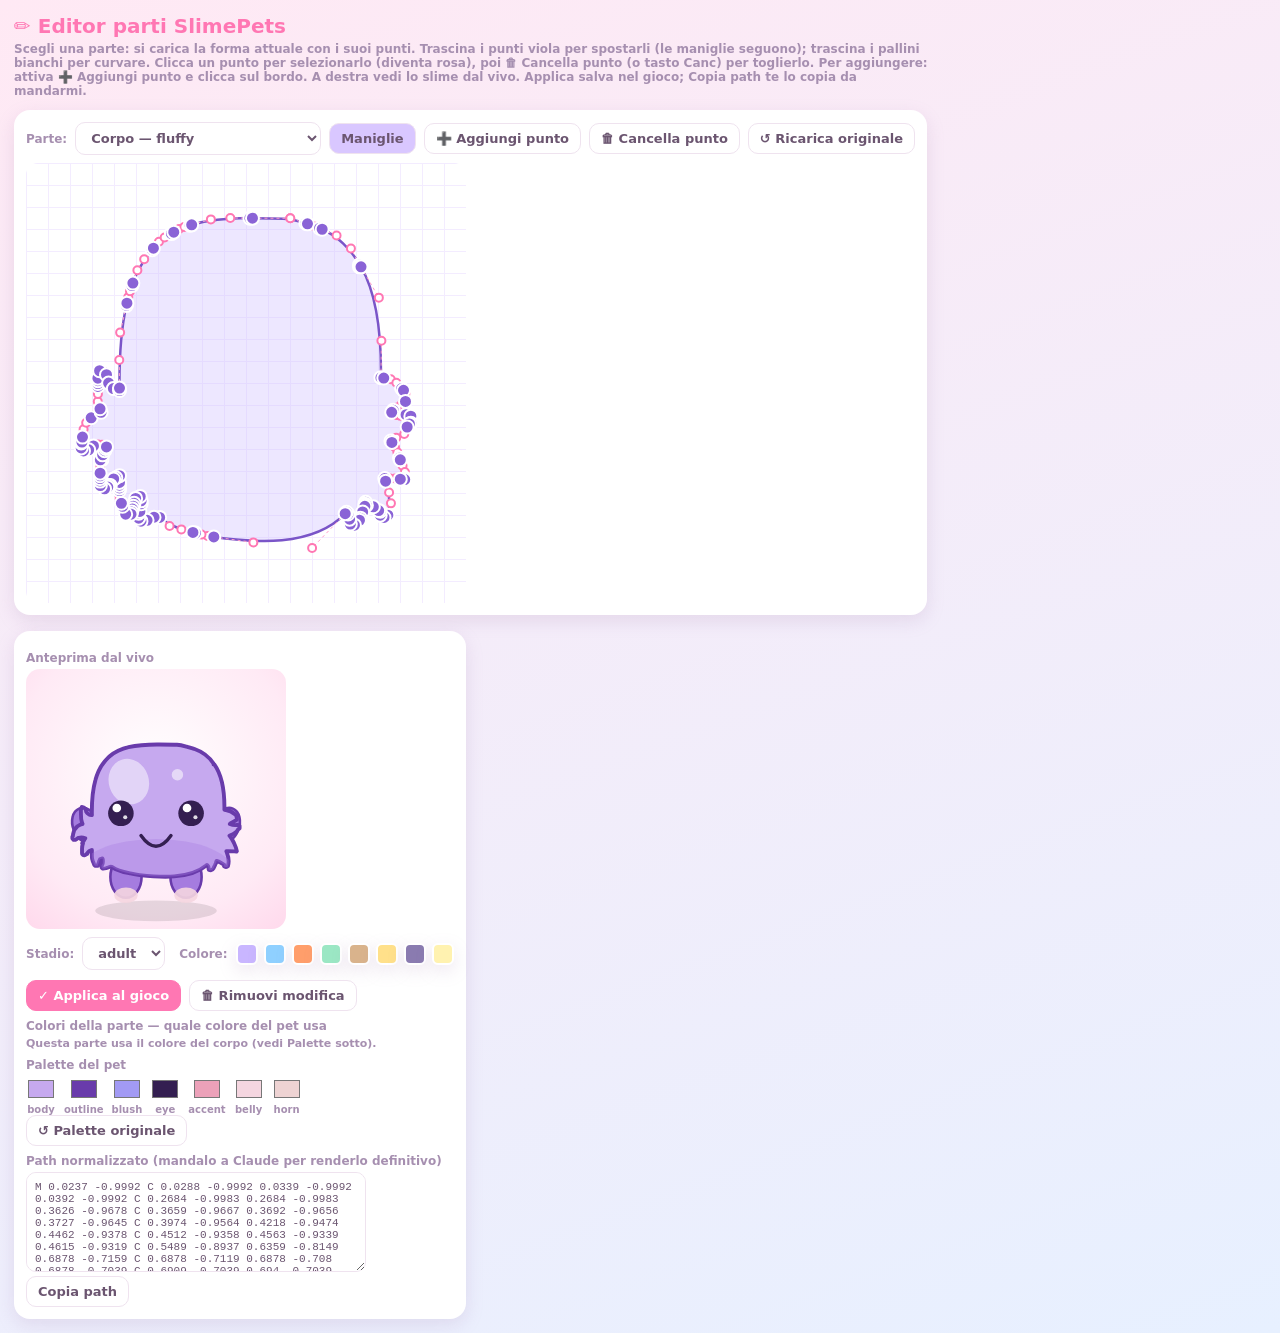
<file: editor.html>
<!doctype html>
<html lang="it">
<head>
<meta charset="utf-8" />
<meta name="viewport" content="width=device-width, initial-scale=1" />
<title>SlimePets — Editor parti</title>
<style>
  :root { --bg1:#ffe9f4; --bg2:#e7f0ff; --panel:#fff; --ink:#6b5570; --ink-soft:#a68fb0; --pink-d:#ff77b3; --line:#efe3ef; --shadow:0 6px 18px rgba(160,120,170,.18); }
  * { box-sizing:border-box; }
  body { margin:0; font-family:"Baloo 2","Quicksand","Segoe UI",system-ui,sans-serif; color:var(--ink); background:linear-gradient(160deg,var(--bg1),var(--bg2)); padding:14px; }
  h1 { font-size:20px; color:var(--pink-d); margin:0 0 4px; }
  .hint { font-size:12px; color:var(--ink-soft); font-weight:600; margin:0 0 12px; max-width:920px; }
  .wrap { display:flex; gap:16px; flex-wrap:wrap; align-items:flex-start; }
  .col { background:var(--panel); border-radius:16px; box-shadow:var(--shadow); padding:12px; }
  .toolbar { display:flex; flex-wrap:wrap; gap:8px; align-items:center; margin-bottom:8px; }
  select, button { font-family:inherit; font-weight:700; font-size:13px; color:var(--ink); border:1px solid var(--line); background:#fff; border-radius:10px; padding:7px 11px; cursor:pointer; }
  button.accent { background:var(--pink-d); color:#fff; border-color:var(--pink-d); }
  button.on { background:#d9c7ff; }
  #board { touch-action:none; border-radius:12px; background:
      linear-gradient(#f3ecff 1px, transparent 1px) 0 0/22px 22px,
      linear-gradient(90deg,#f3ecff 1px, transparent 1px) 0 0/22px 22px, #fff; display:block; }
  .lbl { font-size:12px; font-weight:800; color:var(--ink-soft); margin:8px 0 4px; }
  #out { width:340px; height:100px; font-family:ui-monospace,Consolas,monospace; font-size:11px; border:1px solid var(--line); border-radius:10px; padding:8px; color:var(--ink); background:#fff; }
  #preview { width:260px; height:260px; background:radial-gradient(circle at 50% 40%,#fff,#ffeaf5 70%,#ffd9ec); border-radius:14px; display:block; }
  .row { display:flex; gap:8px; align-items:center; flex-wrap:wrap; }
  .note { font-size:11px; color:var(--ink-soft); font-weight:600; }
  .swatches { display:flex; gap:6px; }
  .sw { width:22px; height:22px; border-radius:6px; border:2px solid #fff; box-shadow:var(--shadow); cursor:pointer; }
  .anchor { fill:#8a63d6; stroke:#fff; stroke-width:2; cursor:grab; }
  .handle { fill:#fff; stroke:#ff77b3; stroke-width:2; cursor:grab; }
  .hline { stroke:#ff9ecb; stroke-width:1; stroke-dasharray:3 3; }
  .shape { fill:#c9b6ff55; stroke:#7a55c8; stroke-width:2.5; stroke-linejoin:round; }
  .guide { fill:#00000010; stroke:#9a8ac0; stroke-width:2; stroke-dasharray:6 5; pointer-events:none; }
</style>
</head>
<body>
<h1>✏️ Editor parti SlimePets</h1>
<p class="hint">Scegli una parte: si carica la <b>forma attuale</b> con i suoi punti. Trascina i <b>punti viola</b> per spostarli (le maniglie seguono); trascina i <b>pallini bianchi</b> per curvare. <b>Clicca un punto per selezionarlo</b> (diventa rosa), poi <b>🗑 Cancella punto</b> (o tasto Canc) per toglierlo. Per aggiungere: attiva <b>➕ Aggiungi punto</b> e clicca sul bordo. A destra vedi lo slime dal vivo. <b>Applica</b> salva nel gioco; <b>Copia path</b> te lo copia da mandarmi.</p>

<div class="wrap">
  <div class="col">
    <div class="toolbar">
      <span class="lbl" style="margin:0">Parte:</span>
      <select id="part"></select>
      <button id="handles" class="on">Maniglie</button>
      <button id="addmode">➕ Aggiungi punto</button>
      <button id="delpt">🗑 Cancella punto</button>
      <button id="reload">↺ Ricarica originale</button>
    </div>
    <svg id="board" width="440" height="440" viewBox="0 0 440 440"></svg>
  </div>

  <div class="col">
    <div class="lbl">Anteprima dal vivo</div>
    <svg id="preview" viewBox="0 0 200 200"></svg>
    <div class="row" style="margin-top:8px">
      <span class="lbl" style="margin:0">Stadio:</span>
      <select id="stage"><option>baby</option><option>child</option><option>teen</option><option selected>adult</option></select>
      <span class="lbl" style="margin:0 0 0 6px">Colore:</span>
      <span class="swatches" id="els"></span>
    </div>
    <div class="row" style="margin-top:10px">
      <button id="apply" class="accent">✓ Applica al gioco</button>
      <button id="reset">🗑 Rimuovi modifica</button>
    </div>
    <div class="lbl">Colori della parte — quale colore del pet usa</div>
    <div id="partColors" class="row"></div>
    <div class="lbl">Palette del pet</div>
    <div id="palette" class="row"></div>
    <div class="row"><button id="resetPal">↺ Palette originale</button></div>
    <div class="lbl">Path normalizzato (mandalo a Claude per renderlo definitivo)</div>
    <textarea id="out" readonly></textarea>
    <div class="row"><button id="copy">Copia path</button> <span class="note" id="copied"></span></div>
  </div>
</div>

<script type="module">
await fetch('./js/pet.js', { cache:'reload' });
await fetch('./js/render.js', { cache:'reload' });
const Pet = await import('./js/pet.js');
const R = await import('./js/render.js');
const renderPet = R.renderPet;
const NS='http://www.w3.org/2000/svg';

window.SLIME_PART_OVERRIDES = window.SLIME_PART_OVERRIDES || {};
window.SLIME_PART_ASPECTS = window.SLIME_PART_ASPECTS || {};
window.SLIME_PALETTE_OVERRIDE = window.SLIME_PALETTE_OVERRIDE || {};
window.SLIME_PART_COLOR_ROLES = window.SLIME_PART_COLOR_ROLES || {};
// pick up any previously saved edits
try { const o=localStorage.getItem('slime_part_overrides'); if(o) Object.assign(window.SLIME_PART_OVERRIDES, JSON.parse(o)); } catch(_){}
try { const a=localStorage.getItem('slime_part_aspects'); if(a) Object.assign(window.SLIME_PART_ASPECTS, JSON.parse(a)); } catch(_){}
try { const p=localStorage.getItem('slime_palette_override'); if(p) Object.assign(window.SLIME_PALETTE_OVERRIDE, JSON.parse(p)); } catch(_){}
try { const r=localStorage.getItem('slime_part_color_roles'); if(r) Object.assign(window.SLIME_PART_COLOR_ROLES, JSON.parse(r)); } catch(_){}

const ROLES = ['body','bodyDark','outline','shade','accent','accentDark','belly','blush','horn','eye'];
const PART_SLOTS = {
  fluffy: [], spiky: [],
  devil: [['fill','Corno','horn'],['stroke','Bordo','accentDark']],
  hornSingle: [['fill','Corno','horn'],['stroke','Bordo','accentDark']],
  hornDouble: [['fill','Corno','horn'],['stroke','Bordo','accentDark']],
  nub: [['fill','Coda','bodyDark'],['stroke','Bordo','outline']],
  fox: [['fill','Coda','accent'],['stroke','Bordo','outline']],
  curl: [['stroke','Coda','bodyDark']],
  earOuter: [['fill','Orecchio','body'],['stroke','Bordo','outline'],['inner','Interno','blush']],
  earInner: [],
  roundOuter: [['fill','Orecchio','body'],['stroke','Bordo','outline'],['inner','Interno','blush']],
  fluffyEar: [['fill','Orecchio','body'],['stroke','Bordo','outline'],['inner','Interno','blush']],
  fluffyEarInner: [],
  bunnyOuter: [['fill','Orecchio','body'],['stroke','Bordo','outline'],['inner','Interno','blush']],
  bunnyInner: [],
  fangMouth: [['line','Bocca','outline'],['toothFill','Dente','bianco'],['toothOutline','Bordo dente','outline']],
  fangTooth: [],
  openMouth: [['cavity','Cavità','eye'],['outline','Bordo','outline'],['tongue','Lingua','blush']],
  openTongue: [],
};
const PAL_ROLES = ['body','outline','blush','eye','accent','belly','horn'];
function hslToHex(str){
  const m=(str||'').match(/hsl\(([\d.]+)\s+([\d.]+)%\s+([\d.]+)%/); if(!m) return '#cccccc';
  const h=+m[1]/360, s=+m[2]/100, l=+m[3]/100;
  const f=(n)=>{ const k=(n+h*12)%12; const a=s*Math.min(l,1-l); const c=l-a*Math.max(-1,Math.min(k-3,9-k,1)); return Math.round(255*c); };
  return '#'+[f(0),f(8),f(4)].map(x=>x.toString(16).padStart(2,'0')).join('');
}

const PARTS = {
  fluffy:    { label:'Corpo — fluffy', genome:{ bodyShape:'fluffy' } },
  spiky:     { label:'Corpo — spiky',  genome:{ bodyShape:'spiky' } },
  devil:     { label:'Corna — devil',  genome:{ bodyShape:'blob', horn:'devil' } },
  hornSingle:{ label:'Corna — single', genome:{ bodyShape:'blob', horn:'single' } },
  hornDouble:{ label:'Corna — double', genome:{ bodyShape:'blob', horn:'double' } },
  nub:       { label:'Coda — nub',     genome:{ bodyShape:'blob', tail:'nub' } },
  fox:       { label:'Coda — fox',     genome:{ bodyShape:'blob', tail:'fox' } },
  curl:      { label:'Coda — curl',    genome:{ bodyShape:'blob', tail:'curl' } },
  earOuter:  { label:'Orecchie — cat', genome:{ bodyShape:'blob', ears:'cat' } },
  earInner:  { label:'Orecchie — cat (interno)', genome:{ bodyShape:'blob', ears:'cat' } },
  roundOuter:{ label:'Orecchie — round', genome:{ bodyShape:'blob', ears:'round' } },
  fluffyEar: { label:'Orecchie — fluffy', genome:{ bodyShape:'blob', ears:'fluffy' } },
  fluffyEarInner:{ label:'Orecchie — fluffy (interno)', genome:{ bodyShape:'blob', ears:'fluffy' } },
  bunnyOuter:{ label:'Orecchie — bunny', genome:{ bodyShape:'blob', ears:'bunny' } },
  bunnyInner:{ label:'Orecchie — bunny (interno)', genome:{ bodyShape:'blob', ears:'bunny' } },
  fangMouth: { label:'Bocca — fang',   genome:{ bodyShape:'blob', mouth:'fang' } },
  fangTooth: { label:'Bocca — fang (dente)', genome:{ bodyShape:'blob', mouth:'fang' } },
  openMouth: { label:'Bocca — open',   genome:{ bodyShape:'blob', mouth:'open' } },
  openTongue:{ label:'Bocca — open (lingua)', genome:{ bodyShape:'blob', mouth:'open' } },
};
// inner parts show their outer sibling as a dashed reference guide.
const PARENT = {
  earInner:'earOuter', fluffyEarInner:'fluffyEar', bunnyInner:'bunnyOuter',
  fangTooth:'fangMouth', openTongue:'openMouth',
};
const ELEMENTS = ['none','water','fire','grass','earth','lightning','dark','light'];
const ELCOL = { none:'#c9b6ff', water:'#8fd0ff', fire:'#ff9e6b', grass:'#9be7c4', earth:'#d9b38c', lightning:'#ffe08a', dark:'#8a7bb0', light:'#fff2b0' };

const CX=220, CY=220;
let nodes=[];        // [{a:[x,y], in:[x,y], out:[x,y]}] in CANVAS coords
let halfW=165, halfH=165, aspect=1, isOpen=false;
let showHandles=true, element='none', drag=null, selected=null, addMode=false;
const base = Pet.generateGenome(0x5eed1234);

const board=document.getElementById('board'), preview=document.getElementById('preview'), partSel=document.getElementById('part'), stageSel=document.getElementById('stage'), out=document.getElementById('out');
for (const k of Object.keys(PARTS)){ const o=document.createElement('option'); o.value=k; o.textContent=PARTS[k].label; partSel.appendChild(o); }
const elsBox=document.getElementById('els');
for (const e of ELEMENTS){ const s=document.createElement('span'); s.className='sw'; s.style.background=ELCOL[e]; s.title=e; s.onclick=()=>{element=e; renderPreview();}; elsBox.appendChild(s); }

// ---- parse a unit path (M/C…[Z]) into nodes. Handles OPEN paths (no Z). ----
function parseUnit(d){
  const open = !/z/i.test(d);
  const toks=d.match(/[MC]|-?\d*\.?\d+/g); if(!toks) return { nodes:[], open };
  const anchors=[], segs=[]; let k=0;
  while(k<toks.length){
    const t=toks[k];
    if(t==='M'){ anchors.push([+toks[k+1],+toks[k+2]]); k+=3; }
    else if(t==='C'){ segs.push({c1:[+toks[k+1],+toks[k+2]], c2:[+toks[k+3],+toks[k+4]]}); anchors.push([+toks[k+5],+toks[k+6]]); k+=7; }
    else k++;
  }
  const nd=[];
  if(open){
    const N=anchors.length; // = segs.length + 1
    for(let i=0;i<N;i++){
      const a=anchors[i].slice();
      const out=(i<segs.length)? segs[i].c1.slice() : a.slice();
      const inc=(i>0)? segs[i-1].c2.slice() : a.slice();
      nd.push({ a, in:inc, out });
    }
  } else {
    const n=segs.length;
    for(let i=0;i<n;i++){
      nd.push({ a:anchors[i].slice(), out:segs[i].c1.slice(), in:segs[(i-1+n)%n].c2.slice() });
    }
  }
  return { nodes:nd, open };
}
const u2c = (p)=>[CX+p[0]*halfW, CY+p[1]*halfH];
const c2u = (p)=>[(p[0]-CX)/halfW, (p[1]-CY)/halfH];

function loadPart(){
  const key=partSel.value;
  const unit = (window.SLIME_PART_OVERRIDES[key]) || R.BUILTIN_PART_UNITS[key];
  aspect = window.SLIME_PART_ASPECTS[key] || R.BUILTIN_PART_ASPECTS[key] || 1;
  const base165 = aspect<1 ? 165*aspect : 165;
  halfW = base165; halfH = base165/aspect;
  const parsed = parseUnit(unit);
  isOpen = parsed.open;
  nodes = parsed.nodes.map(nd=>({ a:u2c(nd.a), in:u2c(nd.in), out:u2c(nd.out) }));
  selected=null;
  renderPartColors();
  redraw();
}

// nodes(canvas) -> unit path string
function nodesToUnit(){
  const n=nodes.length; if(!n) return '';
  const A=nodes.map(nd=>c2u(nd.a)), I=nodes.map(nd=>c2u(nd.in)), O=nodes.map(nd=>c2u(nd.out));
  const r=v=>Math.round(v*10000)/10000;
  let d=`M ${r(A[0][0])} ${r(A[0][1])} `;
  const last = isOpen ? n-1 : n;
  for(let i=0;i<last;i++){ const j=(i+1)%n; d+=`C ${r(O[i][0])} ${r(O[i][1])} ${r(I[j][0])} ${r(I[j][1])} ${r(A[j][0])} ${r(A[j][1])} `; }
  return isOpen ? d.trim() : d+'Z';
}
// nodes(canvas) -> board path string (canvas coords)
function nodesToBoard(){
  const n=nodes.length; if(!n) return '';
  let d=`M ${nodes[0].a[0]} ${nodes[0].a[1]} `;
  const last = isOpen ? n-1 : n;
  for(let i=0;i<last;i++){ const j=(i+1)%n; d+=`C ${nodes[i].out[0]} ${nodes[i].out[1]} ${nodes[j].in[0]} ${nodes[j].in[1]} ${nodes[j].a[0]} ${nodes[j].a[1]} `; }
  return isOpen ? d.trim() : d+'Z';
}

function applyLive(){
  const key=partSel.value;
  window.SLIME_PART_OVERRIDES[key]=nodesToUnit();
  window.SLIME_PART_ASPECTS[key]=aspect;
  out.value=nodesToUnit();
}
function renderPreview(){
  const g={ ...base, bodyShape:'blob', eyes:'round', mouth:'smile', ears:'none', horn:'none', nose:'none', tail:'none', pattern:'none', cheeks:'none', element, ...PARTS[partSel.value].genome };
  preview.innerHTML=''; renderPet(preview, g, stageSel.value, { element });
}
function persistColors(){
  localStorage.setItem('slime_palette_override', JSON.stringify(window.SLIME_PALETTE_OVERRIDE));
  localStorage.setItem('slime_part_color_roles', JSON.stringify(window.SLIME_PART_COLOR_ROLES));
}
function renderPartColors(){
  const key=partSel.value; const box=document.getElementById('partColors'); box.innerHTML='';
  const slots=PART_SLOTS[key]||[];
  if(!slots.length){ box.innerHTML='<span class="note">Questa parte usa il colore del corpo (vedi Palette sotto).</span>'; return; }
  const roles = window.SLIME_PART_COLOR_ROLES[key] = window.SLIME_PART_COLOR_ROLES[key] || {};
  for(const [slot,label,def] of slots){
    const wrap=document.createElement('label'); wrap.style.cssText='font-size:11px;font-weight:700;color:var(--ink-soft);display:flex;flex-direction:column;gap:2px';
    const sel=document.createElement('select');
    const o0=document.createElement('option'); o0.value=''; o0.textContent='default ('+def+')'; sel.appendChild(o0);
    for(const r of ROLES){ const o=document.createElement('option'); o.value=r; o.textContent=r; sel.appendChild(o); }
    sel.value = roles[slot]||'';
    sel.onchange=()=>{ if(sel.value) roles[slot]=sel.value; else delete roles[slot]; persistColors(); renderPreview(); };
    wrap.appendChild(document.createTextNode(label)); wrap.appendChild(sel); box.appendChild(wrap);
  }
}
function renderPalette(){
  const box=document.getElementById('palette'); box.innerHTML='';
  const pal=R.paletteOf({ ...base, element });
  for(const r of PAL_ROLES){
    const wrap=document.createElement('label'); wrap.style.cssText='font-size:10px;font-weight:700;color:var(--ink-soft);display:flex;flex-direction:column;align-items:center;gap:2px';
    const inp=document.createElement('input'); inp.type='color';
    inp.value=window.SLIME_PALETTE_OVERRIDE[r]||hslToHex(pal[r]);
    inp.style.cssText='width:30px;height:26px;border:none;background:none;cursor:pointer;padding:0';
    inp.oninput=()=>{ window.SLIME_PALETTE_OVERRIDE[r]=inp.value; persistColors(); renderPreview(); };
    wrap.appendChild(inp); wrap.appendChild(document.createTextNode(r)); box.appendChild(wrap);
  }
}
// map a unit path string to board coords using the current frame (like u2c).
function unitToBoard(unit){
  let i=0;
  return unit.replace(/-?\d*\.?\d+/g, n=>{ const v=parseFloat(n); return ((i++%2===0)?(CX+v*halfW):(CY+v*halfH)).toFixed(2); });
}
function redraw(){
  applyLive();
  let svg='';
  const par = PARENT[partSel.value];
  if(par){
    const pu = (window.SLIME_PART_OVERRIDES[par]) || R.BUILTIN_PART_UNITS[par];
    if(pu) svg += `<path class="guide" d="${unitToBoard(pu)}"/>`;
  }
  svg += `<path class="shape" d="${nodesToBoard()}"${isOpen?' style="fill:none;stroke-width:9"':''}/>`;
  if(showHandles){
    nodes.forEach((nd,i)=>{
      svg+=`<line class="hline" x1="${nd.a[0]}" y1="${nd.a[1]}" x2="${nd.in[0]}" y2="${nd.in[1]}"/>`;
      svg+=`<line class="hline" x1="${nd.a[0]}" y1="${nd.a[1]}" x2="${nd.out[0]}" y2="${nd.out[1]}"/>`;
      svg+=`<circle class="handle" cx="${nd.in[0]}" cy="${nd.in[1]}" r="4" data-i="${i}" data-t="in"/>`;
      svg+=`<circle class="handle" cx="${nd.out[0]}" cy="${nd.out[1]}" r="4" data-i="${i}" data-t="out"/>`;
    });
  }
  nodes.forEach((nd,i)=>{ const sel=i===selected; svg+=`<circle class="anchor" cx="${nd.a[0]}" cy="${nd.a[1]}" r="${sel?8.5:6.5}" ${sel?'style="fill:#ff3399"':''} data-i="${i}" data-t="a"/>`; });
  board.innerHTML=svg;
  renderPreview();
}

function boardPt(ev){ const r=board.getBoundingClientRect(); return [(ev.clientX-r.left)*440/r.width, (ev.clientY-r.top)*440/r.height]; }
board.addEventListener('pointerdown',(ev)=>{
  const t=ev.target;
  if(t.tagName==='circle'){
    drag={i:+t.getAttribute('data-i'), t:t.getAttribute('data-t')};
    if(drag.t==='a') selected=drag.i;
    try{ board.setPointerCapture(ev.pointerId); }catch(_){}
    redraw(); return;
  }
  // click on empty area
  if(addMode){
    const p=boardPt(ev); let best=0, bd=1e9;
    for(let i=0;i<nodes.length;i++){ const j=(i+1)%nodes.length; const mx=(nodes[i].a[0]+nodes[j].a[0])/2, my=(nodes[i].a[1]+nodes[j].a[1])/2; const d=(mx-p[0])**2+(my-p[1])**2; if(d<bd){bd=d;best=i;} }
    nodes.splice(best+1,0,{ a:[p[0],p[1]], in:[p[0]-14,p[1]], out:[p[0]+14,p[1]] });
    selected=best+1; redraw();
  } else { selected=null; redraw(); }
});
board.addEventListener('pointermove',(ev)=>{
  if(!drag) return; const p=boardPt(ev); const nd=nodes[drag.i];
  if(drag.t==='a'){ const dx=p[0]-nd.a[0], dy=p[1]-nd.a[1]; nd.a=[p[0],p[1]]; nd.in=[nd.in[0]+dx,nd.in[1]+dy]; nd.out=[nd.out[0]+dx,nd.out[1]+dy]; }
  else { nd[drag.t]=[p[0],p[1]]; }
  redraw();
});
board.addEventListener('pointerup',()=>{ drag=null; });
function deleteSelected(){ if(selected!=null && nodes.length>3){ nodes.splice(selected,1); selected=null; redraw(); } }
window.addEventListener('keydown',(ev)=>{ if((ev.key==='Delete'||ev.key==='Backspace') && selected!=null){ ev.preventDefault(); deleteSelected(); } });

document.getElementById('handles').onclick=(e)=>{ showHandles=!showHandles; e.target.classList.toggle('on',showHandles); redraw(); };
document.getElementById('addmode').onclick=(e)=>{ addMode=!addMode; e.target.classList.toggle('on',addMode); };
document.getElementById('delpt').onclick=deleteSelected;
document.getElementById('reload').onclick=()=>{ const key=partSel.value; delete window.SLIME_PART_OVERRIDES[key]; delete window.SLIME_PART_ASPECTS[key]; selected=null; loadPart(); flash('originale caricato'); };
document.getElementById('apply').onclick=()=>{ applyLive(); localStorage.setItem('slime_part_overrides',JSON.stringify(window.SLIME_PART_OVERRIDES)); localStorage.setItem('slime_part_aspects',JSON.stringify(window.SLIME_PART_ASPECTS)); flash('salvato ✓'); };
document.getElementById('reset').onclick=()=>{ const key=partSel.value; delete window.SLIME_PART_OVERRIDES[key]; delete window.SLIME_PART_ASPECTS[key]; localStorage.setItem('slime_part_overrides',JSON.stringify(window.SLIME_PART_OVERRIDES)); localStorage.setItem('slime_part_aspects',JSON.stringify(window.SLIME_PART_ASPECTS)); loadPart(); flash('modifica rimossa'); };
document.getElementById('copy').onclick=async()=>{ try{ await navigator.clipboard.writeText(out.value); flash('copiato ✓'); }catch(_){} };
document.getElementById('resetPal').onclick=()=>{ window.SLIME_PALETTE_OVERRIDE={}; persistColors(); renderPalette(); renderPreview(); flash('palette originale'); };
partSel.onchange=loadPart;
stageSel.onchange=renderPreview;
function flash(t){ const c=document.getElementById('copied'); c.textContent=t; setTimeout(()=>c.textContent='',1600); }

renderPalette();
loadPart();
</script>
</body>
</html>
</file>
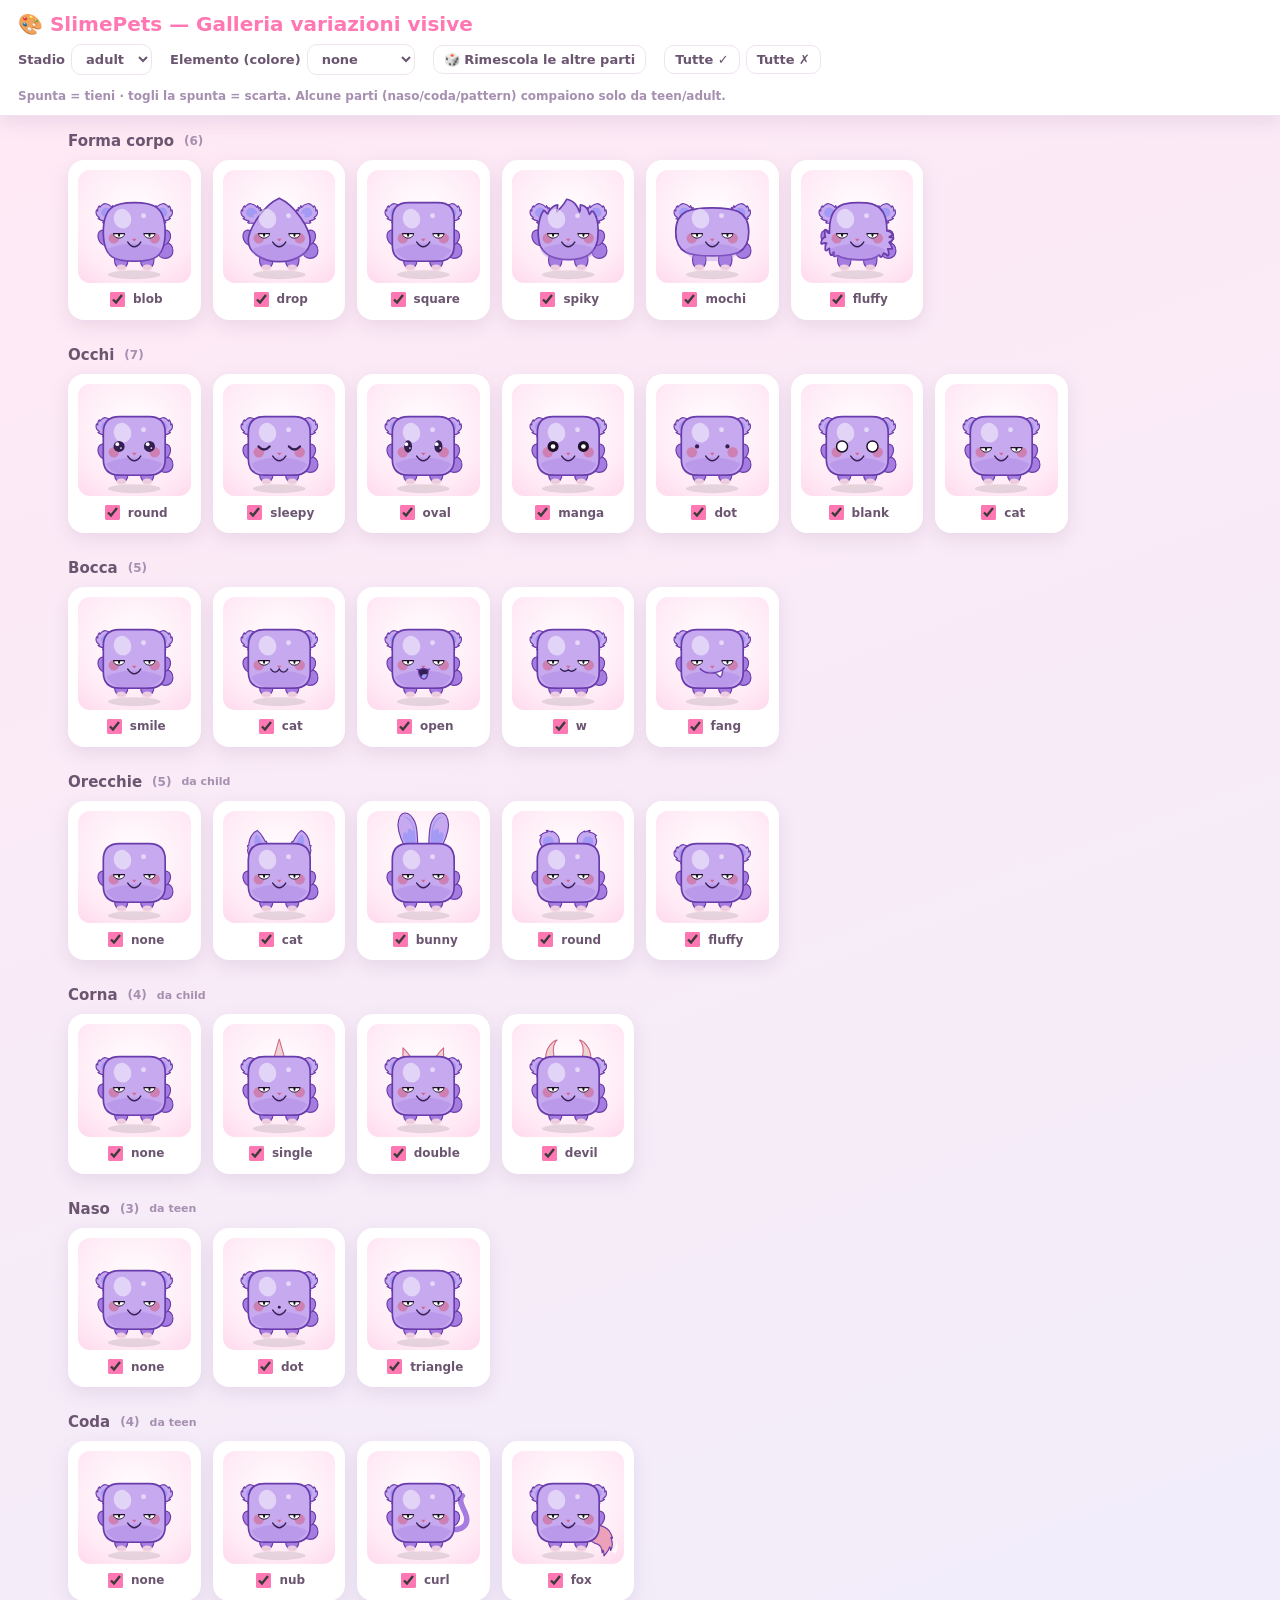
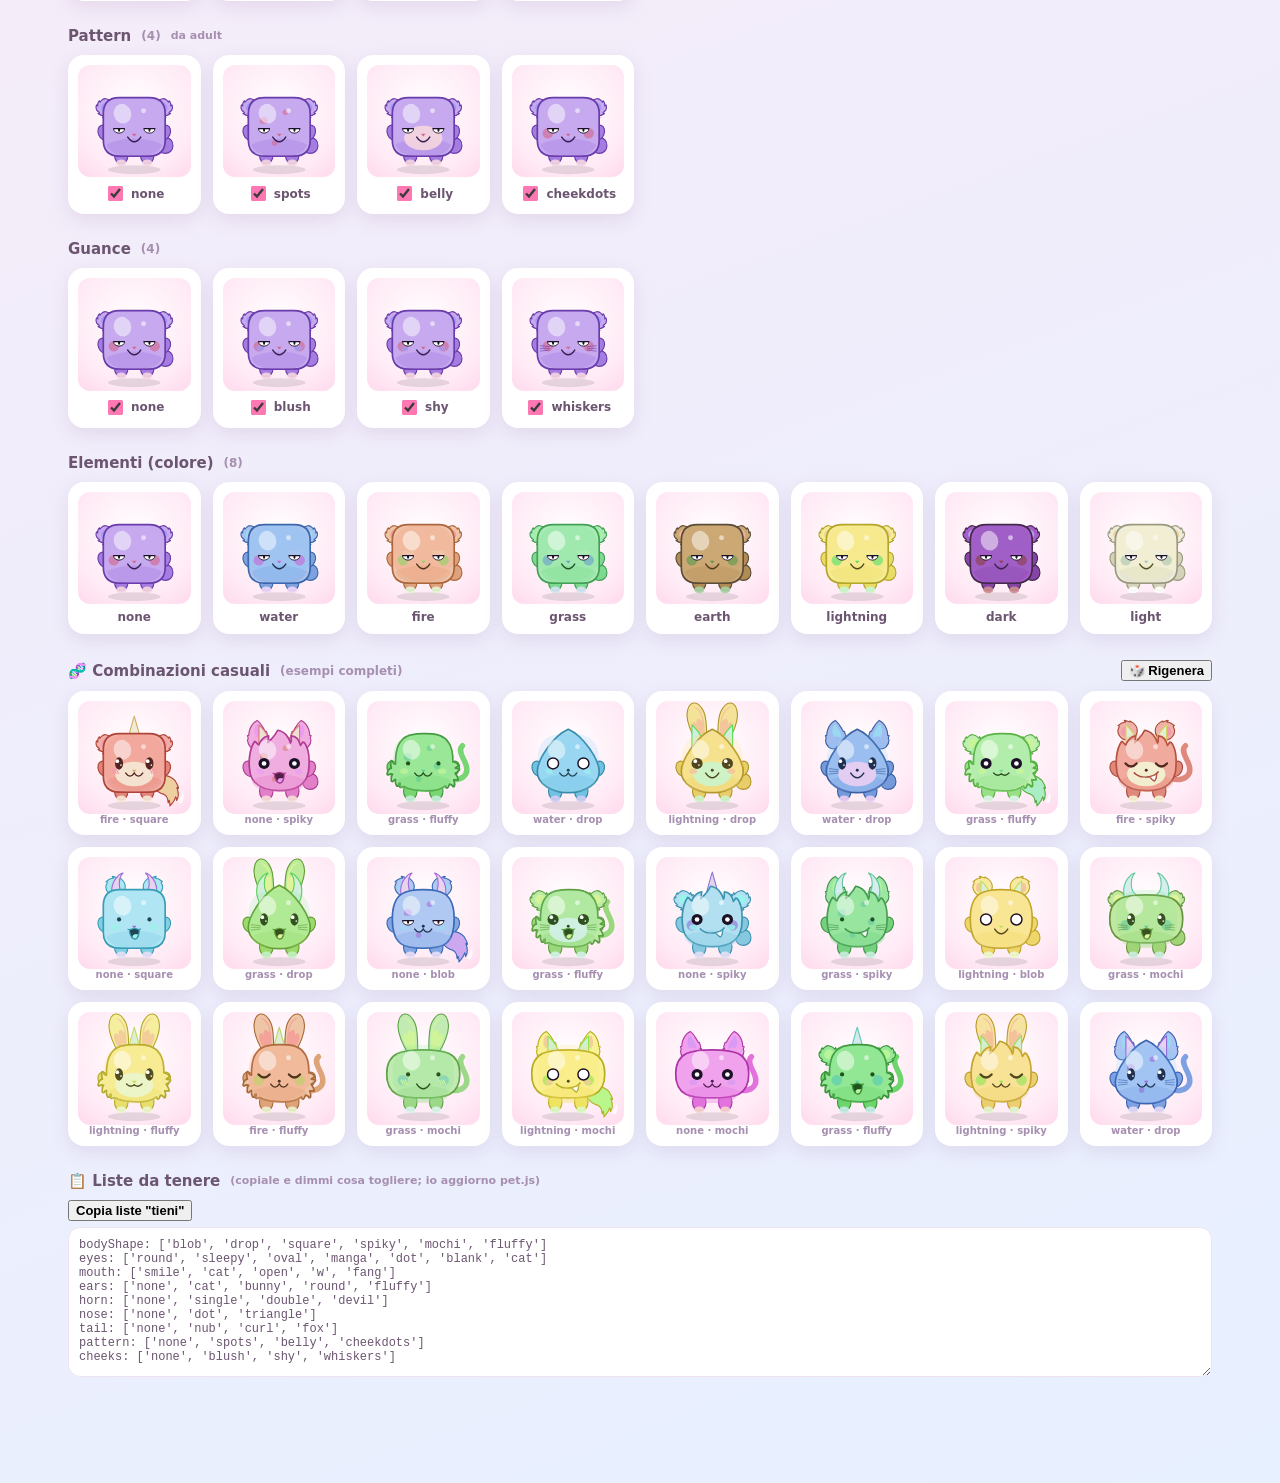
<file: gallery.html>
<!doctype html>
<html lang="it">
<head>
<meta charset="utf-8" />
<meta name="viewport" content="width=device-width, initial-scale=1" />
<title>SlimePets — Visual Gallery / Editor</title>
<style>
  :root {
    --bg1: #ffe9f4; --bg2: #e7f0ff; --panel: #ffffff; --ink: #6b5570;
    --ink-soft: #a68fb0; --pink-d: #ff77b3; --line: #efe3ef;
    --shadow: 0 6px 18px rgba(160,120,170,.18);
  }
  * { box-sizing: border-box; }
  body {
    margin: 0; font-family: "Baloo 2","Quicksand","Segoe UI",system-ui,sans-serif;
    color: var(--ink); background: linear-gradient(160deg,var(--bg1),var(--bg2));
    padding: 0 0 60px;
  }
  header.top {
    position: sticky; top: 0; z-index: 5;
    background: rgba(255,255,255,.96); border-bottom: 1px solid var(--line);
    padding: 12px 18px; box-shadow: var(--shadow);
  }
  header.top h1 { margin: 0 0 8px; font-size: 20px; color: var(--pink-d); }
  .controls { display: flex; flex-wrap: wrap; gap: 14px 18px; align-items: center; }
  .ctl { display: flex; align-items: center; gap: 6px; font-size: 13px; font-weight: 700; }
  .ctl select, .ctl button {
    font-family: inherit; font-weight: 700; font-size: 13px; color: var(--ink);
    border: 1px solid var(--line); background: #fff; border-radius: 10px; padding: 6px 10px; cursor: pointer;
  }
  .ctl button.accent { background: var(--pink-d); color: #fff; border-color: var(--pink-d); }
  .hint { font-size: 12px; color: var(--ink-soft); font-weight: 600; }
  main { padding: 16px 18px; max-width: 1180px; margin: 0 auto; }
  section.dim { margin: 0 0 26px; }
  section.dim h2 {
    font-size: 15px; margin: 0 0 10px; display: flex; align-items: center; gap: 10px;
  }
  section.dim h2 .count { font-size: 12px; color: var(--ink-soft); font-weight: 700; }
  section.dim h2 .note { font-size: 11px; color: var(--ink-soft); font-weight: 600; }
  .grid { display: grid; grid-template-columns: repeat(auto-fill, minmax(122px, 1fr)); gap: 12px; }
  .variant {
    background: var(--panel); border-radius: 16px; box-shadow: var(--shadow);
    padding: 8px; text-align: center; border: 2px solid transparent; transition: border-color .12s;
  }
  .variant.excluded { border-color: #ffb3c6; opacity: .5; filter: grayscale(.55); }
  .variant .svgwrap {
    background: radial-gradient(circle at 50% 40%, #fff 0%, #ffeaf5 70%, #ffd9ec 100%);
    border-radius: 12px; aspect-ratio: 1/1; display: flex; align-items: center; justify-content: center; overflow: hidden;
  }
  .variant svg { width: 100%; height: 100%; display: block; }
  .variant .lab { display: flex; align-items: center; justify-content: center; gap: 5px; margin-top: 6px; font-size: 12px; font-weight: 800; }
  .variant .lab input { width: 15px; height: 15px; accent-color: var(--pink-d); }
  .swatch { font-size: 10px; color: var(--ink-soft); font-weight: 700; }
  #out {
    width: 100%; min-height: 150px; font-family: ui-monospace, "Cascadia Code", Consolas, monospace;
    font-size: 12px; border: 1px solid var(--line); border-radius: 12px; padding: 10px; color: var(--ink); background: #fff;
  }
  .outbar { display: flex; gap: 10px; align-items: center; margin: 6px 0; }
</style>
</head>
<body>
<header class="top">
  <h1>🎨 SlimePets — Galleria variazioni visive</h1>
  <div class="controls">
    <span class="ctl">Stadio
      <select id="stage">
        <option value="baby">baby</option>
        <option value="child">child</option>
        <option value="teen">teen</option>
        <option value="adult" selected>adult</option>
      </select>
    </span>
    <span class="ctl">Elemento (colore)
      <select id="element"></select>
    </span>
    <span class="ctl"><button id="reshuffle">🎲 Rimescola le altre parti</button></span>
    <span class="ctl"><button id="all-on">Tutte ✓</button><button id="all-off">Tutte ✗</button></span>
    <span class="hint">Spunta = tieni · togli la spunta = scarta. Alcune parti (naso/coda/pattern) compaiono solo da teen/adult.</span>
  </div>
</header>

<main>
  <div id="dims"></div>

  <section class="dim">
    <h2>🧬 Combinazioni casuali <span class="count">(esempi completi)</span> <button class="ctl" id="reroll-combos" style="margin-left:auto">🎲 Rigenera</button></h2>
    <div class="grid" id="combos"></div>
  </section>

  <section class="dim">
    <h2>📋 Liste da tenere <span class="note">(copiale e dimmi cosa togliere; io aggiorno pet.js)</span></h2>
    <div class="outbar">
      <button class="ctl accent" id="copy-keep">Copia liste "tieni"</button>
      <span class="hint" id="copied"></span>
    </div>
    <textarea id="out" readonly></textarea>
  </section>
</main>

<script type="module">
// Dev tool: ALWAYS load fresh modules. fetch(cache:'reload') updates the HTTP
// cache entries, then the dynamic imports (fresh per-page module registry) pick
// them up — so edits to pet.js/render.js show up on a simple page refresh.
await fetch('./js/pet.js', { cache: 'reload' });
await fetch('./js/render.js', { cache: 'reload' });
const Pet = await import('./js/pet.js');
const { renderPet } = await import('./js/render.js');

const NS = 'http://www.w3.org/2000/svg';
const STORE = 'slimepets_gallery_excluded_v1';

// Visual dimensions to browse. `bool` renders true/false; others render each option.
const DIMS = [
  { key: 'bodyShape', label: 'Forma corpo', options: Pet.BODY_SHAPES, note: '' },
  { key: 'eyes',      label: 'Occhi',       options: Pet.EYE_STYLES,  note: '' },
  { key: 'mouth',     label: 'Bocca',       options: Pet.MOUTH_STYLES, note: '' },
  { key: 'ears',      label: 'Orecchie',    options: Pet.EAR_STYLES,  note: 'da child' },
  { key: 'horn',      label: 'Corna',       options: Pet.HORN_STYLES, note: 'da child' },
  { key: 'nose',      label: 'Naso',        options: Pet.NOSE_STYLES, note: 'da teen' },
  { key: 'tail',      label: 'Coda',        options: Pet.TAIL_STYLES, note: 'da teen' },
  { key: 'pattern',   label: 'Pattern',     options: Pet.PATTERN_STYLES, note: 'da adult' },
  { key: 'cheeks',    label: 'Guance',      options: Pet.CHEEK_STYLES, note: '' },
];

// Persisted exclusions: { dimKey: Set(optionString) }
const excluded = loadExcluded();
function loadExcluded() {
  const out = {};
  try {
    const raw = JSON.parse(localStorage.getItem(STORE) || '{}');
    for (const k of Object.keys(raw)) out[k] = new Set(raw[k]);
  } catch (_) {}
  return out;
}
function saveExcluded() {
  const plain = {};
  for (const k of Object.keys(excluded)) plain[k] = [...excluded[k]];
  localStorage.setItem(STORE, JSON.stringify(plain));
}
function isExcluded(dimKey, opt) { return excluded[dimKey] && excluded[dimKey].has(String(opt)); }
function setExcluded(dimKey, opt, off) {
  excluded[dimKey] = excluded[dimKey] || new Set();
  if (off) excluded[dimKey].add(String(opt)); else excluded[dimKey].delete(String(opt));
  saveExcluded();
}

// Base seed for the "held constant" parts while varying one dimension.
let baseSeed = 0x5eed1234;

function stageVal() { return document.getElementById('stage').value; }
function elementVal() { return document.getElementById('element').value; }

function newSvg() {
  const s = document.createElementNS(NS, 'svg');
  s.setAttribute('viewBox', '0 0 200 200');
  return s;
}

// Render a slime with the base genome plus overrides, into a fresh SVG element.
function slimeSvg(overrides) {
  const g = { ...Pet.generateGenome(baseSeed), ...overrides };
  const stage = stageVal();
  const svg = newSvg();
  renderPet(svg, g, stage, { element: g.element });
  return svg;
}

function variantCard(dimKey, opt, labelText, overrides) {
  const card = document.createElement('div');
  card.className = 'variant' + (isExcluded(dimKey, opt) ? ' excluded' : '');
  const wrap = document.createElement('div');
  wrap.className = 'svgwrap';
  wrap.appendChild(slimeSvg(overrides));
  card.appendChild(wrap);
  const lab = document.createElement('label');
  lab.className = 'lab';
  const cb = document.createElement('input');
  cb.type = 'checkbox';
  cb.checked = !isExcluded(dimKey, opt);
  cb.addEventListener('change', () => {
    setExcluded(dimKey, opt, !cb.checked);
    card.classList.toggle('excluded', !cb.checked);
    renderOut();
  });
  lab.appendChild(cb);
  lab.appendChild(document.createTextNode(labelText));
  card.appendChild(lab);
  return card;
}

function renderDims() {
  const host = document.getElementById('dims');
  host.innerHTML = '';
  const el = elementVal();
  for (const dim of DIMS) {
    const sec = document.createElement('section');
    sec.className = 'dim';
    const h2 = document.createElement('h2');
    h2.innerHTML = `${dim.label} <span class="count">(${dim.options.length})</span>` +
      (dim.note ? ` <span class="note">${dim.note}</span>` : '');
    sec.appendChild(h2);
    const grid = document.createElement('div');
    grid.className = 'grid';
    for (const opt of dim.options) {
      const overrides = { [dim.key]: opt, element: el };
      const labelText = dim.bool ? (opt ? 'sì' : 'no') : String(opt);
      grid.appendChild(variantCard(dim.key, opt, labelText, overrides));
    }
    sec.appendChild(grid);
    host.appendChild(sec);
  }

  // Elements row (color) — same base pet in each element's palette.
  const sec = document.createElement('section');
  sec.className = 'dim';
  const h2 = document.createElement('h2');
  h2.innerHTML = `Elementi (colore) <span class="count">(${Pet.ELEMENTS.length})</span>`;
  sec.appendChild(h2);
  const grid = document.createElement('div');
  grid.className = 'grid';
  for (const elm of Pet.ELEMENTS) {
    const card = document.createElement('div');
    card.className = 'variant';
    const wrap = document.createElement('div');
    wrap.className = 'svgwrap';
    wrap.appendChild(slimeSvg({ element: elm }));
    card.appendChild(wrap);
    const lab = document.createElement('div');
    lab.className = 'lab';
    lab.textContent = elm;
    card.appendChild(lab);
    grid.appendChild(card);
  }
  sec.appendChild(grid);
  host.appendChild(sec);
}

function renderCombos() {
  const grid = document.getElementById('combos');
  grid.innerHTML = '';
  const stage = stageVal();
  for (let i = 0; i < 24; i++) {
    const seed = (Math.random() * 0xffffffff) >>> 0;
    const g = Pet.generateGenome(seed);
    const card = document.createElement('div');
    card.className = 'variant';
    const wrap = document.createElement('div');
    wrap.className = 'svgwrap';
    const svg = newSvg();
    renderPet(svg, g, stage, { element: g.element });
    wrap.appendChild(svg);
    card.appendChild(wrap);
    const lab = document.createElement('div');
    lab.className = 'swatch';
    lab.textContent = `${g.element} · ${g.bodyShape}`;
    card.appendChild(lab);
    grid.appendChild(card);
  }
}

function renderOut() {
  const lines = [];
  for (const dim of DIMS) {
    const kept = dim.options.filter((o) => !isExcluded(dim.key, o));
    const fmt = dim.bool
      ? kept.map(String).join(', ')
      : kept.map((o) => `'${o}'`).join(', ');
    lines.push(`${dim.key}: [${fmt}]`);
  }
  document.getElementById('out').value = lines.join('\n');
}

function renderAll() { renderDims(); renderCombos(); renderOut(); }

// --- element selector population ---
const elSel = document.getElementById('element');
for (const e of Pet.ELEMENTS) {
  const o = document.createElement('option');
  o.value = e; o.textContent = e;
  elSel.appendChild(o);
}
elSel.value = 'none';

// --- events ---
document.getElementById('stage').addEventListener('change', renderAll);
elSel.addEventListener('change', () => { renderDims(); });
document.getElementById('reshuffle').addEventListener('click', () => {
  baseSeed = (Math.random() * 0xffffffff) >>> 0;
  renderDims();
});
document.getElementById('reroll-combos').addEventListener('click', renderCombos);
document.getElementById('all-on').addEventListener('click', () => {
  for (const dim of DIMS) excluded[dim.key] = new Set();
  saveExcluded(); renderDims(); renderOut();
});
document.getElementById('all-off').addEventListener('click', () => {
  for (const dim of DIMS) excluded[dim.key] = new Set(dim.options.map(String));
  saveExcluded(); renderDims(); renderOut();
});
document.getElementById('copy-keep').addEventListener('click', async () => {
  try {
    await navigator.clipboard.writeText(document.getElementById('out').value);
    const c = document.getElementById('copied'); c.textContent = 'copiato ✓';
    setTimeout(() => (c.textContent = ''), 1600);
  } catch (_) {}
});

renderAll();
</script>
</body>
</html>
</file>
